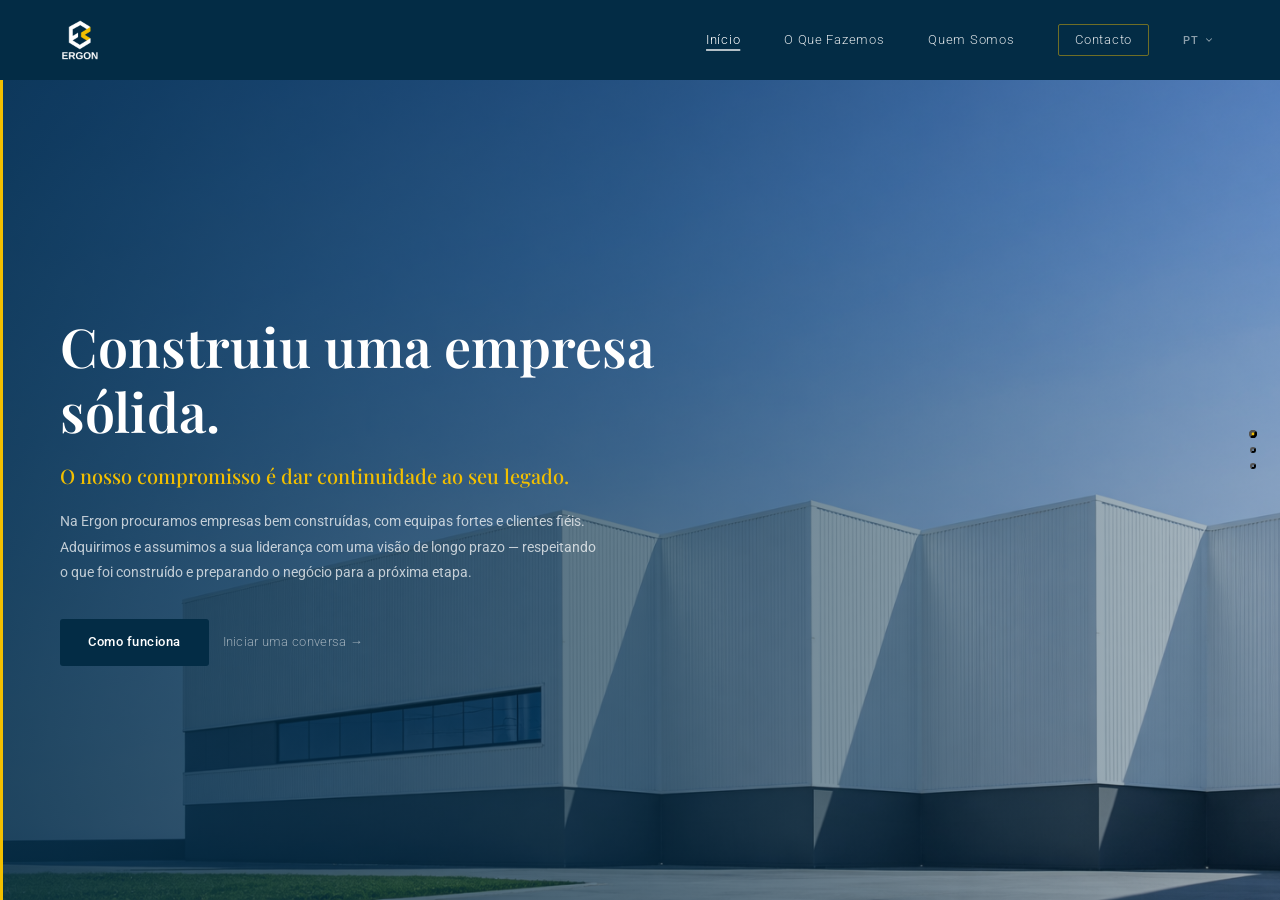
<file: index.html>
<!DOCTYPE html>
<html lang="pt" data-page-title-key="title.index">
<head>
  <meta charset="UTF-8" />
  <meta name="viewport" content="width=device-width, initial-scale=1.0" />
  <title>Ergon Partners — Sucessão e Continuidade de Empresas</title>
  <meta name="description" content="A Ergon Partners adquire e lidera empresas sólidas, respeitando o legado do fundador e preparando o negócio para a próxima década." />
  <link rel="preconnect" href="https://fonts.googleapis.com" />
  <link rel="preconnect" href="https://fonts.gstatic.com" crossorigin />
  <link href="https://fonts.googleapis.com/css2?family=Playfair+Display:wght@300;500;600;700&family=Roboto:wght@300;400;500&display=swap" rel="stylesheet" />
  <link rel="icon" type="image/png" href="brand_assets/Ergon Logo Black.png" />
  <link rel="stylesheet" href="style.css" />
</head>
<body>

<!-- ── HEADER ─────────────────────────────────────────────────── -->
<header>
  <a href="index.html" class="logo">
    <img src="brand_assets/Ergon Logo Light On Dark_yellowAccent.png" alt="Ergon Partners" />
  </a>
  <nav>
    <a href="#inicio" data-i18n="nav.home">Início</a>
    <a href="o-que-fazemos.html" data-i18n="nav.what">O Que Fazemos</a>
    <a href="quem-somos.html" data-i18n="nav.who">Quem Somos</a>
    <a href="#contacto" class="nav-cta" data-i18n="nav.contact">Contacto</a>
  </nav>
  <div class="lang-sw">
    <button class="lang-drop-btn" aria-haspopup="true" aria-expanded="false">
      <span class="lang-drop-cur">PT</span>
      <svg class="lang-drop-ico" viewBox="0 0 24 24" xmlns="http://www.w3.org/2000/svg"><polyline points="6 9 12 15 18 9"/></svg>
    </button>
    <div class="lang-drop-list" hidden>
      <button class="lang-btn lang-active" data-lang="pt" aria-pressed="true">PT</button>
      <button class="lang-btn" data-lang="es" aria-pressed="false">ES</button>
      <button class="lang-btn" data-lang="en" aria-pressed="false">EN</button>
    </div>
  </div>
  <button class="hbg" id="hbg" aria-label="Menu">
    <span></span><span></span><span></span>
  </button>
</header>

<!-- mobile nav -->
<nav class="mob-nav" id="mob-nav">
  <div class="lang-sw">
    <button class="lang-drop-btn" aria-haspopup="true" aria-expanded="false">
      <span class="lang-drop-cur">PT</span>
      <svg class="lang-drop-ico" viewBox="0 0 24 24" xmlns="http://www.w3.org/2000/svg"><polyline points="6 9 12 15 18 9"/></svg>
    </button>
    <div class="lang-drop-list" hidden>
      <button class="lang-btn lang-active" data-lang="pt">PT</button>
      <button class="lang-btn" data-lang="es">ES</button>
      <button class="lang-btn" data-lang="en">EN</button>
    </div>
  </div>
  <a href="#inicio" data-i18n="nav.home">Início</a>
  <a href="o-que-fazemos.html" data-i18n="nav.what">O Que Fazemos</a>
  <a href="quem-somos.html" data-i18n="nav.who">Quem Somos</a>
  <a href="#contacto" class="nav-cta" data-i18n="nav.contact">Contacto</a>
</nav>

<!-- ── DOT NAVIGATION ─────────────────────────────────────────── -->
<div class="page-dots"></div>

<!-- ── SECTION 1: INÍCIO ──────────────────────────────────────── -->
<section id="inicio">
  <div class="si">
    <div class="hero-inner fi">
      <h1 data-i18n="hero.h1">Construiu uma empresa sólida.</h1>
      <p class="hero-sub" data-i18n="hero.sub">O nosso compromisso é dar continuidade ao seu legado.</p>
      <p class="hero-txt" data-i18n="hero.body">Na Ergon procuramos empresas bem construídas, com equipas fortes e clientes fiéis. Adquirimos e assumimos a sua liderança com uma visão de longo prazo — respeitando o que foi construído e preparando o negócio para a próxima etapa.</p>
      <div class="hero-actions">
        <a href="o-que-fazemos.html" class="btn btn-primary" data-i18n="hero.btn">Como funciona</a>
        <a href="#contacto" class="hero-link" data-i18n="hero.link">Iniciar uma conversa →</a>
      </div>
    </div>
  </div>
</section>

<!-- ── SECTION 2: PREVIEW CARDS ───────────────────────────────── -->
<section id="visao-geral">

  <!-- Block A — O Que Fazemos -->
  <div class="pb pb-left fi">
    <div class="pb-content">
      <span class="pb-label" data-i18n="pba.label">O Que Fazemos</span>

      <!-- minimal process flow graphic -->
      <div class="pb-flow">
        <div class="pb-flow-step">
          <div class="pb-flow-dot">
            <svg viewBox="0 0 24 24" fill="none" stroke-linecap="round" stroke-linejoin="round">
              <path d="M21 15a2 2 0 0 1-2 2H7l-4 4V5a2 2 0 0 1 2-2h14a2 2 0 0 1 2 2z"/>
            </svg>
          </div>
          <span class="pb-flow-lbl" data-i18n="pba.flow.talk">Conversa</span>
        </div>
        <span class="pb-flow-arr">→</span>
        <div class="pb-flow-step">
          <div class="pb-flow-dot">
            <svg viewBox="0 0 24 24" fill="none" stroke-linecap="round" stroke-linejoin="round">
              <circle cx="11" cy="11" r="8"/><line x1="21" y1="21" x2="16.65" y2="16.65"/>
            </svg>
          </div>
          <span class="pb-flow-lbl" data-i18n="pba.flow.analysis">Análise</span>
        </div>
        <span class="pb-flow-arr">→</span>
        <div class="pb-flow-step">
          <div class="pb-flow-dot">
            <svg viewBox="0 0 24 24" fill="none" stroke-linecap="round" stroke-linejoin="round">
              <polyline points="17 1 21 5 17 9"/>
              <path d="M3 11V9a4 4 0 0 1 4-4h14"/>
              <polyline points="7 23 3 19 7 15"/>
              <path d="M21 13v2a4 4 0 0 1-4 4H3"/>
            </svg>
          </div>
          <span class="pb-flow-lbl" data-i18n="pba.flow.trans">Transição</span>
        </div>
      </div>

      <h2 class="pb-title" data-i18n-html="pba.title">Como funciona<br>uma transição<br>com a Ergon</h2>
      <div class="pb-body">
        <p data-i18n="pba.p1">Cada empresa é diferente, mas o princípio é o mesmo: compreender o negócio, chegar a um acordo equilibrado com o fundador e garantir uma transição responsável.</p>
        <p data-i18n="pba.p2">Explicamos de forma clara como funciona o processo.</p>
      </div>
      <a href="o-que-fazemos.html" class="pb-cta">
        <span data-i18n="pba.cta">Saber como funciona</span> <span class="arr">→</span>
      </a>
    </div>
  </div>

  <!-- Block B — Quem Somos -->
  <div class="pb pb-right fi">
    <div class="pb-content">
      <span class="pb-label" data-i18n="pbb.label">Quem Somos</span>

      <!-- Greek typographic element -->
      <div class="pb-greek">ἔργον</div>

      <h2 class="pb-title" data-i18n-html="pbb.title">Quem é<br>a Ergon</h2>
      <div class="pb-body">
        <p data-i18n="pbb.p1">A Ergon nasce da vontade de uma equipa com experiência no mundo empresarial de dar continuidade, com visão de longo prazo, a empresas bem construídas.</p>
        <p data-i18n="pbb.p2">Conheça a origem do projeto e a filosofia que o orienta.</p>
      </div>
      <a href="quem-somos.html" class="pb-cta">
        <span data-i18n="pbb.cta">Conhecer a Ergon</span> <span class="arr">→</span>
      </a>
    </div>
  </div>

</section>

<!-- ── SECTION 3: CONTACTO ────────────────────────────────────── -->
<section id="contacto">
  <div class="ct-main">
    <div class="ct-body fi">

      <!-- Left: info -->
      <div class="ct-text">
        <span class="label" data-i18n="ct.label">Contacto</span>
        <h2 data-i18n="ct.h2">Cada situação é única.</h2>
        <p data-i18n="ct.p1">Se desejar compreender melhor o que fazemos ou simplesmente trocar impressões, o seu contacto é bem-vindo.</p>
        <p data-i18n="ct.p2">Não há guiões nem apresentações comerciais — apenas uma conversa directa e honesta.</p>
        <p class="note" data-i18n="ct.note">Todas as conversas são tratadas com discrição e confidencialidade.</p>
        <div class="ct-items">
          <div class="ct-item">
            <div class="ct-icon">
              <svg viewBox="0 0 24 24" fill="none" stroke-linecap="round" stroke-linejoin="round">
                <path d="M22 16.92v3a2 2 0 0 1-2.18 2 19.79 19.79 0 0 1-8.63-3.07A19.5 19.5 0 0 1 4.69 12 19.79 19.79 0 0 1 1.61 3.38 2 2 0 0 1 3.6 1h3a2 2 0 0 1 2 1.72 12.84 12.84 0 0 0 .7 2.81 2 2 0 0 1-.45 2.11L7.91 8.58a16 16 0 0 0 6 6l.95-.95a2 2 0 0 1 2.11-.45 12.84 12.84 0 0 0 2.81.7A2 2 0 0 1 21.72 16z"/>
              </svg>
            </div>
            <div class="ct-item-tx">
              <span data-i18n="ct.phone">Telefone</span>
              <a href="tel:+351919671584">+351 919 671 584</a>
            </div>
            <a href="https://wa.me/351919671584" target="_blank" rel="noopener" class="wa-btn" aria-label="WhatsApp">
              <svg viewBox="0 0 24 24" xmlns="http://www.w3.org/2000/svg">
                <path d="M17.472 14.382c-.297-.149-1.758-.867-2.03-.967-.273-.099-.471-.148-.67.15-.197.297-.767.966-.94 1.164-.173.199-.347.223-.644.075-.297-.15-1.255-.463-2.39-1.475-.883-.788-1.48-1.761-1.653-2.059-.173-.297-.018-.458.13-.606.134-.133.298-.347.446-.52.149-.174.198-.298.298-.497.099-.198.05-.371-.025-.52-.075-.149-.669-1.612-.916-2.207-.242-.579-.487-.5-.669-.51-.173-.008-.371-.01-.57-.01-.198 0-.52.074-.792.372-.272.297-1.04 1.016-1.04 2.479 0 1.462 1.065 2.875 1.213 3.074.149.198 2.096 3.2 5.077 4.487.709.306 1.262.489 1.694.625.712.227 1.36.195 1.871.118.571-.085 1.758-.719 2.006-1.413.248-.694.248-1.289.173-1.413-.074-.124-.272-.198-.57-.347z"/>
                <path d="M12 0C5.373 0 0 5.373 0 12c0 2.122.556 4.112 1.526 5.836L.057 23.142a.75.75 0 0 0 .916.916l5.306-1.469A11.944 11.944 0 0 0 12 24c6.627 0 12-5.373 12-12S18.627 0 12 0zm0 21.75a9.714 9.714 0 0 1-4.976-1.367l-.356-.213-3.689 1.02 1.02-3.688-.213-.356A9.714 9.714 0 0 1 2.25 12C2.25 6.615 6.615 2.25 12 2.25S21.75 6.615 21.75 12 17.385 21.75 12 21.75z"/>
              </svg>
            </a>
          </div>
          <div class="ct-item">
            <div class="ct-icon">
              <svg viewBox="0 0 24 24" fill="none" stroke-linecap="round" stroke-linejoin="round">
                <path d="M4 4h16c1.1 0 2 .9 2 2v12c0 1.1-.9 2-2 2H4c-1.1 0-2-.9-2-2V6c0-1.1.9-2 2-2z"/>
                <polyline points="22,6 12,13 2,6"/>
              </svg>
            </div>
            <div class="ct-item-tx">
              <span data-i18n="ct.email">Email</span>
              <a href="mailto:pedro@ergonpartners.eu">pedro@ergonpartners.eu</a>
            </div>
          </div>
        </div>
      </div>

      <!-- Right: form -->
      <div class="ct-form-wrap">
        <form class="ct-form" id="ct-form" action="https://formspree.io/f/YOUR_FORM_ID" method="POST">
          <div class="ct-form-row2">
            <div class="frow">
              <label for="nome" data-i18n-html="form.name.lbl">Nome <span class="req">*</span></label>
              <input type="text" id="nome" name="nome" required autocomplete="name" />
            </div>
            <div class="frow">
              <label for="email" data-i18n-html="form.email.lbl">Email <span class="req">*</span></label>
              <input type="email" id="email" name="email" required autocomplete="email" />
            </div>
          </div>
          <div class="frow">
            <label for="telefone" data-i18n="form.phone.lbl">Telefone</label>
            <input type="tel" id="telefone" name="telefone" autocomplete="tel" />
          </div>
          <div class="frow">
            <label for="mensagem" data-i18n-html="form.msg.lbl">Mensagem <span class="req">*</span></label>
            <textarea id="mensagem" name="mensagem" rows="5" required></textarea>
          </div>
          <div class="ct-form-submit">
            <button type="submit" class="btn btn-primary" data-i18n="form.submit">Enviar mensagem</button>
          </div>
        </form>
        <div class="ct-success" id="ct-success">
          <p data-i18n="form.success">Mensagem enviada. Entraremos em contacto brevemente.</p>
        </div>
      </div>

    </div>
  </div>
  <footer>
    <div class="ft-left">
      <img src="brand_assets/Ergon Logo Light On Dark_yellowAccent.png" alt="Ergon Partners" />
      <p data-i18n="ft.copy">&copy; 2026 Ergon Partners. Todos os direitos reservados.</p>
    </div>
    <nav class="ft-nav">
      <a href="o-que-fazemos.html" data-i18n="ft.what">O Que Fazemos</a>
      <a href="quem-somos.html" data-i18n="ft.who">Quem Somos</a>
      <a href="#contacto" data-i18n="ft.contact">Contacto</a>
    </nav>
  </footer>
</section>

<script>
(function () {
  var form    = document.getElementById('ct-form');
  var success = document.getElementById('ct-success');
  if (!form) return;
  form.addEventListener('submit', function (e) {
    e.preventDefault();
    var btn = form.querySelector('button[type="submit"]');
    btn.disabled    = true;
    btn.textContent = window.I18n ? window.I18n.t('form.sending') : 'A enviar…';
    fetch(form.action, {
      method: 'POST',
      body: new FormData(form),
      headers: { 'Accept': 'application/json' }
    }).then(function (r) {
      if (r.ok) {
        form.style.display    = 'none';
        success.style.display = 'block';
      } else {
        btn.disabled    = false;
        btn.textContent = window.I18n ? window.I18n.t('form.submit') : 'Enviar mensagem';
        alert(window.I18n ? window.I18n.t('form.error') : 'Erro ao enviar. Por favor tente novamente.');
      }
    }).catch(function () {
      btn.disabled    = false;
      btn.textContent = window.I18n ? window.I18n.t('form.submit') : 'Enviar mensagem';
      alert(window.I18n ? window.I18n.t('form.error') : 'Erro ao enviar. Por favor tente novamente.');
    });
  });
})();
</script>

<script src="translations.js"></script>
<script src="i18n.js"></script>
<script src="nav.js"></script>
</body>
</html>
</file>
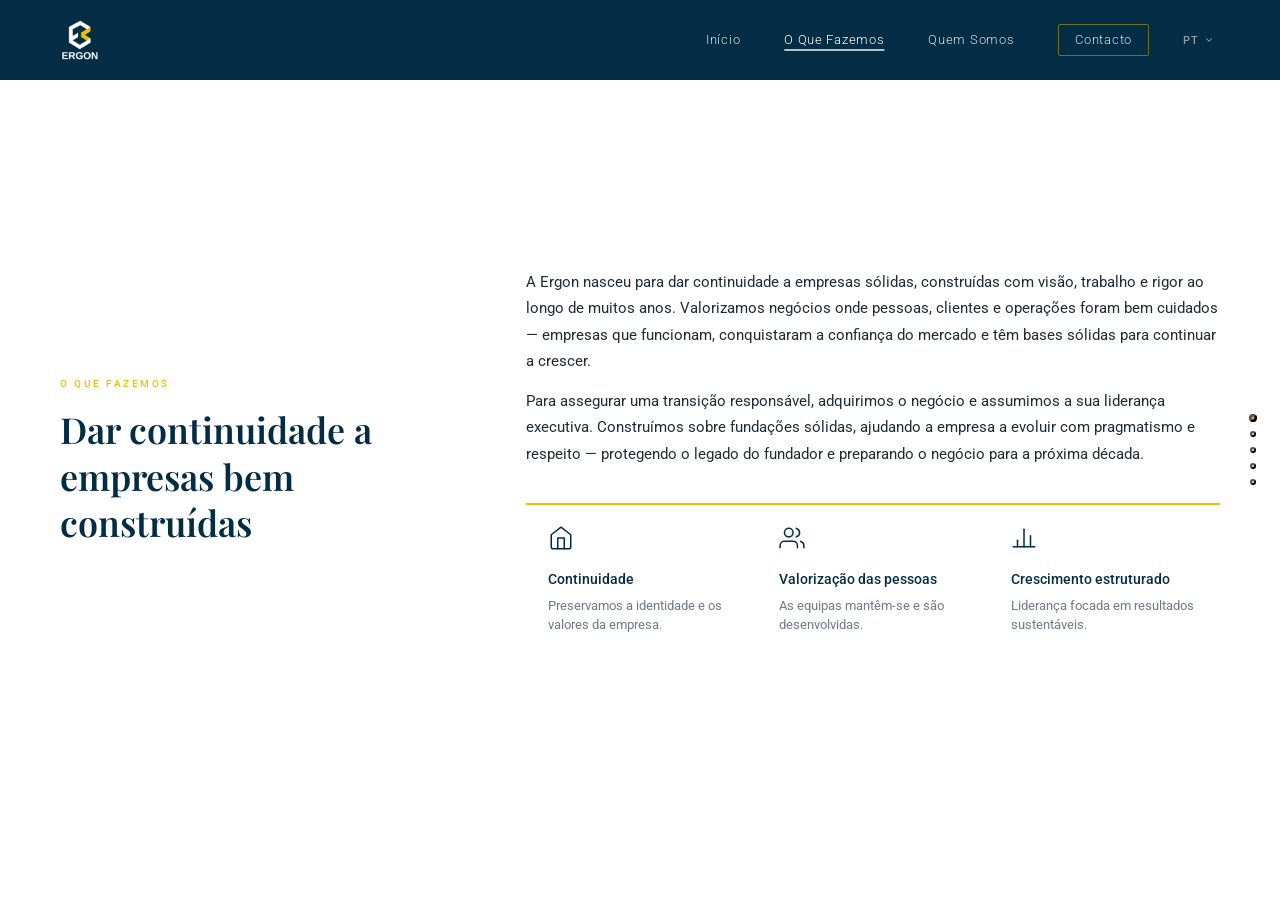
<file: o-que-fazemos.html>
<!DOCTYPE html>
<html lang="pt" data-page-title-key="title.oqf">
<head>
  <meta charset="UTF-8" />
  <meta name="viewport" content="width=device-width, initial-scale=1.0" />
  <title>O Que Fazemos — Ergon Partners</title>
  <meta name="description" content="A Ergon adquire e lidera empresas sólidas. Saiba como funciona o processo e que empresas procuramos." />
  <link rel="preconnect" href="https://fonts.googleapis.com" />
  <link rel="preconnect" href="https://fonts.gstatic.com" crossorigin />
  <link href="https://fonts.googleapis.com/css2?family=Playfair+Display:wght@500;600;700&family=Roboto:wght@300;400;500&display=swap" rel="stylesheet" />
  <link rel="icon" type="image/png" href="brand_assets/Ergon Logo Black.png" />
  <link rel="stylesheet" href="style.css" />
</head>
<body class="subpage">

<!-- ── HEADER ─────────────────────────────────────────────────── -->
<header>
  <a href="index.html" class="logo">
    <img src="brand_assets/Ergon Logo Light On Dark_yellowAccent.png" alt="Ergon Partners" />
  </a>
  <nav>
    <a href="index.html" data-i18n="nav.home">Início</a>
    <a href="#o-modelo" aria-current="page" data-i18n="nav.what">O Que Fazemos</a>
    <a href="quem-somos.html" data-i18n="nav.who">Quem Somos</a>
    <a href="index.html#contacto" class="nav-cta" data-i18n="nav.contact">Contacto</a>
  </nav>
  <div class="lang-sw">
    <button class="lang-drop-btn" aria-haspopup="true" aria-expanded="false">
      <span class="lang-drop-cur">PT</span>
      <svg class="lang-drop-ico" viewBox="0 0 24 24" xmlns="http://www.w3.org/2000/svg"><polyline points="6 9 12 15 18 9"/></svg>
    </button>
    <div class="lang-drop-list" hidden>
      <button class="lang-btn lang-active" data-lang="pt" aria-pressed="true">PT</button>
      <button class="lang-btn" data-lang="es" aria-pressed="false">ES</button>
      <button class="lang-btn" data-lang="en" aria-pressed="false">EN</button>
    </div>
  </div>
  <button class="hbg" id="hbg" aria-label="Menu">
    <span></span><span></span><span></span>
  </button>
</header>

<!-- mobile nav -->
<nav class="mob-nav" id="mob-nav">
  <div class="lang-sw">
    <button class="lang-drop-btn" aria-haspopup="true" aria-expanded="false">
      <span class="lang-drop-cur">PT</span>
      <svg class="lang-drop-ico" viewBox="0 0 24 24" xmlns="http://www.w3.org/2000/svg"><polyline points="6 9 12 15 18 9"/></svg>
    </button>
    <div class="lang-drop-list" hidden>
      <button class="lang-btn lang-active" data-lang="pt">PT</button>
      <button class="lang-btn" data-lang="es">ES</button>
      <button class="lang-btn" data-lang="en">EN</button>
    </div>
  </div>
  <a href="index.html" data-i18n="nav.home">Início</a>
  <a href="o-que-fazemos.html" data-i18n="nav.what">O Que Fazemos</a>
  <a href="quem-somos.html" data-i18n="nav.who">Quem Somos</a>
  <a href="index.html#contacto" class="nav-cta" data-i18n="nav.contact">Contacto</a>
</nav>

<!-- ── DOT NAVIGATION ─────────────────────────────────────────── -->
<div class="page-dots"></div>

<!-- ── SECTION 1: O MODELO ────────────────────────────────────── -->
<section id="o-modelo">
  <div class="si">
    <div class="modelo-grid fi">
      <div class="modelo-left">
        <span class="label" data-i18n="oqf.label">O Que Fazemos</span>
        <h2 data-i18n="oqf.h2">Dar continuidade a empresas bem construídas</h2>
      </div>
      <div class="modelo-right">
        <p data-i18n="oqf.p1">A Ergon nasceu para dar continuidade a empresas sólidas, construídas com visão, trabalho e rigor ao longo de muitos anos. Valorizamos negócios onde pessoas, clientes e operações foram bem cuidados — empresas que funcionam, conquistaram a confiança do mercado e têm bases sólidas para continuar a crescer.</p>
        <p data-i18n="oqf.p2">Para assegurar uma transição responsável, adquirimos o negócio e assumimos a sua liderança executiva. Construímos sobre fundações sólidas, ajudando a empresa a evoluir com pragmatismo e respeito — protegendo o legado do fundador e preparando o negócio para a próxima década.</p>
        <div class="icon-row">
          <div class="ib">
            <svg viewBox="0 0 24 24" fill="none" stroke-linecap="round" stroke-linejoin="round">
              <path d="M3 9l9-7 9 7v11a2 2 0 0 1-2 2H5a2 2 0 0 1-2-2z"/>
              <polyline points="9 22 9 12 15 12 15 22"/>
            </svg>
            <h4 data-i18n="oqf.ib1.h4">Continuidade</h4>
            <p data-i18n="oqf.ib1.p">Preservamos a identidade e os valores da empresa.</p>
          </div>
          <div class="ib">
            <svg viewBox="0 0 24 24" fill="none" stroke-linecap="round" stroke-linejoin="round">
              <path d="M17 21v-2a4 4 0 0 0-4-4H5a4 4 0 0 0-4 4v2"/>
              <circle cx="9" cy="7" r="4"/>
              <path d="M23 21v-2a4 4 0 0 0-3-3.87"/>
              <path d="M16 3.13a4 4 0 0 1 0 7.75"/>
            </svg>
            <h4 data-i18n="oqf.ib2.h4">Valorização das pessoas</h4>
            <p data-i18n="oqf.ib2.p">As equipas mantêm-se e são desenvolvidas.</p>
          </div>
          <div class="ib">
            <svg viewBox="0 0 24 24" fill="none" stroke-linecap="round" stroke-linejoin="round">
              <line x1="18" y1="20" x2="18" y2="10"/><line x1="12" y1="20" x2="12" y2="4"/>
              <line x1="6" y1="20" x2="6" y2="14"/><line x1="2" y1="20" x2="22" y2="20"/>
            </svg>
            <h4 data-i18n="oqf.ib3.h4">Crescimento estruturado</h4>
            <p data-i18n="oqf.ib3.p">Liderança focada em resultados sustentáveis.</p>
          </div>
        </div>
      </div>
    </div>
  </div>
</section>

<!-- ── SECTION 2: COMO FUNCIONA ───────────────────────────────── -->
<section id="como-funciona">
  <div class="si fi">
    <span class="label" data-i18n="cf.label">O Processo</span>
    <h2 data-i18n="cf.h2">Como funciona</h2>
    <div class="steps">
      <div class="step">
        <div class="sn">01</div>
        <h4 data-i18n="cf.s1.h4">Conhecer-nos</h4>
        <p data-i18n="cf.s1.p">Conversas informais e confidenciais para nos conhecermos. Explicamos a abordagem da Ergon e ouvimos a história da empresa, a situação atual e as expectativas do fundador.</p>
      </div>
      <div class="step">
        <div class="sn">02</div>
        <h4 data-i18n="cf.s2.h4">Conhecer o negócio</h4>
        <p data-i18n="cf.s2.p">Com alguma informação financeira e operacional básica, fazemos uma análise inicial para compreender o negócio e o seu potencial. Se fizer sentido para ambas as partes, apresentamos uma proposta inicial de aquisição.</p>
      </div>
      <div class="step">
        <div class="sn">03</div>
        <h4 data-i18n="cf.s3.h4">Confirmar e acordar</h4>
        <p data-i18n="cf.s3.p">Após a proposta inicial, aprofundamos o conhecimento do negócio e trabalhamos em conjunto os detalhes da operação até chegarmos a um acordo final. A transição é definida — incluindo o papel do fundador na mesma.</p>
      </div>
      <div class="step">
        <div class="sn">04</div>
        <h4 data-i18n="cf.s4.h4">Transição e continuidade</h4>
        <p data-i18n="cf.s4.p">Ergon assume a liderança executiva de acordo com o processo de transição definido. A equipa mantém-se, os clientes são preservados. O objetivo é construir sobre o que já funciona.</p>
      </div>
    </div>
  </div>
</section>

<!-- ── SECTION 3: QUE EMPRESAS PROCURAMOS ─────────────────────── -->
<section id="que-empresas">
  <div class="si fi">
    <div class="qe-grid">
      <div class="qe-left">
        <span class="label" data-i18n="qe.label">Perfil</span>
        <h2 data-i18n="qe.h2">Que empresas procuramos</h2>
        <p data-i18n="qe.p">Pequenas e médias empresas rentáveis, com bases sólidas e potencial de continuidade.</p>
        <ul class="qe-list">
          <li data-i18n="qe.li1">equipas estáveis e clientes recorrentes</li>
          <li data-i18n="qe.li2">posição forte no seu mercado</li>
          <li data-i18n="qe.li3">proprietários a considerar sucessão</li>
          <li data-i18n="qe.li4">resultado operacional entre 1–5 M€ anuais</li>
        </ul>
      </div>
      <div class="cards">
        <div class="card">
          <svg viewBox="0 0 24 24" fill="none" stroke-linecap="round" stroke-linejoin="round">
            <rect x="2" y="7" width="20" height="14" rx="2"/>
            <path d="M16 7V5a2 2 0 0 0-2-2h-4a2 2 0 0 0-2 2v2"/>
            <line x1="12" y1="12" x2="12" y2="16"/>
            <line x1="10" y1="14" x2="14" y2="14"/>
          </svg>
          <h4 data-i18n="qe.c1.h4">PMEs B2B</h4>
          <p data-i18n="qe.c1.p">Empresas que prestam serviços ou soluções a outras empresas, muitas vezes com uma componente técnica ou operacional e relações de longo prazo com os seus clientes.</p>
        </div>
        <div class="card">
          <svg viewBox="0 0 24 24" fill="none" stroke-linecap="round" stroke-linejoin="round">
            <line x1="18" y1="20" x2="18" y2="10"/><line x1="12" y1="20" x2="12" y2="4"/>
            <line x1="6" y1="20" x2="6" y2="14"/><line x1="2" y1="20" x2="22" y2="20"/>
          </svg>
          <h4 data-i18n="qe.c2.h4">Negócios rentáveis</h4>
          <p data-i18n="qe.c2.p">Com histórico consistente de resultados e operações que funcionam de forma independente.</p>
        </div>
        <div class="card">
          <svg viewBox="0 0 24 24" fill="none" stroke-linecap="round" stroke-linejoin="round">
            <path d="M17 21v-2a4 4 0 0 0-4-4H5a4 4 0 0 0-4 4v2"/>
            <circle cx="9" cy="7" r="4"/>
            <path d="M23 21v-2a4 4 0 0 0-3-3.87"/>
            <path d="M16 3.13a4 4 0 0 1 0 7.75"/>
          </svg>
          <h4 data-i18n="qe.c3.h4">Equipas estáveis</h4>
          <p data-i18n="qe.c3.p">Organizações onde o conhecimento e as relações foram construídos ao longo de anos.</p>
        </div>
        <div class="card">
          <svg viewBox="0 0 24 24" fill="none" stroke-linecap="round" stroke-linejoin="round">
            <polyline points="17 1 21 5 17 9"/>
            <path d="M3 11V9a4 4 0 0 1 4-4h14"/>
            <polyline points="7 23 3 19 7 15"/>
            <path d="M21 13v2a4 4 0 0 1-4 4H3"/>
          </svg>
          <h4 data-i18n="qe.c4.h4">Sucessão</h4>
          <p data-i18n="qe.c4.p">Empresas cujo fundador pondera uma nova fase — por razões pessoais, etárias ou estratégicas.</p>
        </div>
      </div>
    </div>
  </div>
</section>

<!-- ── SECTION 4: A TRANSIÇÃO ─────────────────────────────────── -->
<section id="transicao">
  <div class="si fi">
    <div class="tr-grid">
      <div class="tr-text">
        <span class="label" data-i18n="tr.label">A Transição</span>
        <h2 data-i18n="tr.h2">Cada transição tem o seu ritmo</h2>
        <p data-i18n="tr.p1">Cada empresa tem a sua história — e cada transição tem o seu ritmo. A Ergon privilegia uma abordagem responsável e gradual.</p>
        <p data-i18n="tr.p2">O formato e a duração do envolvimento do fundador durante a transição são definidos de comum acordo. Em muitos casos, valorizamos um período de colaboração que permita transmitir conhecimento e garantir continuidade para a equipa, clientes e parceiros.</p>
        <p data-i18n="tr.p3">O objetivo não é alterar a identidade da empresa, mas garantir a sua continuidade e evolução.</p>
      </div>
      <div class="tr-diag">
        <div class="tn">
          <span data-i18n="tr.d1.span">Fundador</span>
          <strong data-i18n="tr.d1.strong">O legado construído</strong>
        </div>
        <div class="ta"></div>
        <div class="tn acc">
          <span data-i18n="tr.d2.span">Transição</span>
          <strong data-i18n="tr.d2.strong">Gradual e respeitosa</strong>
        </div>
        <div class="ta"></div>
        <div class="tn">
          <span data-i18n="tr.d3.span">Ergon Partners</span>
          <strong data-i18n="tr.d3.strong">Continuidade e crescimento</strong>
        </div>
      </div>
    </div>
  </div>
</section>

<!-- ── SECTION 5: PERGUNTAS FREQUENTES ────────────────────────── -->
<section id="faq">
  <div class="si fi">
    <span class="label" data-i18n="faq.label">FAQ</span>
    <h2 data-i18n="faq.h2">Perguntas frequentes</h2>
    <div class="faq-cols">
      <div>
        <div class="faq-item">
          <div class="faq-q">
            <h4 data-i18n="faq.q1">O que acontece à minha equipa?</h4>
            <div class="faq-ico"><svg viewBox="0 0 24 24" fill="none" stroke-linecap="round" stroke-linejoin="round"><line x1="12" y1="5" x2="12" y2="19"/><line x1="5" y1="12" x2="19" y2="12"/></svg></div>
          </div>
          <div class="faq-ans"><p data-i18n="faq.a1">O objetivo é preservar e desenvolver a equipa, não substituí-la — as pessoas são o núcleo do que fez o negócio funcionar até este ponto.</p></div>
        </div>
        <div class="faq-item">
          <div class="faq-q">
            <h4 data-i18n="faq.q2">Tenho de sair da empresa depois de vender?</h4>
            <div class="faq-ico"><svg viewBox="0 0 24 24" fill="none" stroke-linecap="round" stroke-linejoin="round"><line x1="12" y1="5" x2="12" y2="19"/><line x1="5" y1="12" x2="19" y2="12"/></svg></div>
          </div>
          <div class="faq-ans"><p data-i18n="faq.a2">Não necessariamente. O papel do fundador durante e após a transição é definido conjuntamente como parte integral do acordo.</p></div>
        </div>
        <div class="faq-item">
          <div class="faq-q">
            <h4 data-i18n="faq.q3">Como é que se define o valor da empresa?</h4>
            <div class="faq-ico"><svg viewBox="0 0 24 24" fill="none" stroke-linecap="round" stroke-linejoin="round"><line x1="12" y1="5" x2="12" y2="19"/><line x1="5" y1="12" x2="19" y2="12"/></svg></div>
          </div>
          <div class="faq-ans"><p data-i18n="faq.a3">Com base no EBITDA dos últimos anos, ajustado para a realidade operacional. O processo é transparente e trabalhamos com o assessor do vendedor se for esse o desejo.</p></div>
        </div>
      </div>
      <div>
        <div class="faq-item">
          <div class="faq-q">
            <h4 data-i18n="faq.q4">Que tipo de empresas procura?</h4>
            <div class="faq-ico"><svg viewBox="0 0 24 24" fill="none" stroke-linecap="round" stroke-linejoin="round"><line x1="12" y1="5" x2="12" y2="19"/><line x1="5" y1="12" x2="19" y2="12"/></svg></div>
          </div>
          <div class="faq-ans"><p data-i18n="faq.a4">PMEs B2B portuguesas — empresas que prestam serviços ou soluções a outras empresas — com 1–5 M€ de resultado operacional anual, equipa estável e base de clientes consolidada.</p></div>
        </div>
        <div class="faq-item">
          <div class="faq-q">
            <h4 data-i18n="faq.q5">O processo é confidencial?</h4>
            <div class="faq-ico"><svg viewBox="0 0 24 24" fill="none" stroke-linecap="round" stroke-linejoin="round"><line x1="12" y1="5" x2="12" y2="19"/><line x1="5" y1="12" x2="19" y2="12"/></svg></div>
          </div>
          <div class="faq-ans"><p data-i18n="faq.a5">Sim, integralmente. Nenhuma informação é partilhada sem autorização explícita. A primeira conversa não implica qualquer compromisso da sua parte.</p></div>
        </div>
        <div class="faq-item">
          <div class="faq-q">
            <h4 data-i18n="faq.q6">O que é um 'search fund'?</h4>
            <div class="faq-ico"><svg viewBox="0 0 24 24" fill="none" stroke-linecap="round" stroke-linejoin="round"><line x1="12" y1="5" x2="12" y2="19"/><line x1="5" y1="12" x2="19" y2="12"/></svg></div>
          </div>
          <div class="faq-ans"><p data-i18n="faq.a6">Apesar do nome, não é um fundo mas sim um modelo em que um gestor angaria capital de investidores para comprar uma única empresa e liderá-la com perspectiva de longo prazo. Diferente de outros modelos, não há pressão de saída em 3-5 anos.</p></div>
        </div>
      </div>
    </div>
  </div>

  <!-- footer anchored to bottom of last section -->
  <div class="sub-footer">
    <div class="sf-left">
      <img src="brand_assets/Ergon Logo Light On Dark_yellowAccent.png" alt="Ergon Partners" />
      <p data-i18n="sf.copy">&copy; 2026 Ergon Partners</p>
    </div>
    <nav class="sf-nav">
      <a href="index.html" data-i18n="sf.home">Início</a>
      <a href="quem-somos.html" data-i18n="sf.who">Quem Somos</a>
      <a href="index.html#contacto" data-i18n="sf.contact">Contacto</a>
    </nav>
  </div>
</section>

<script src="translations.js"></script>
<script src="i18n.js"></script>
<script src="nav.js"></script>
</body>
</html>
</file>
<file: style.css>
/* ── RESET ─────────────────────────────────────────────────────── */
*, *::before, *::after { box-sizing: border-box; margin: 0; padding: 0; }

:root {
  --blue:     #032C45;
  --gold:     #F2BF00;
  --slate:    #1F2A33;
  --grey:     #6E7B86;
  --light-bg: #F5F7F9;
  --white:    #FFFFFF;
  --hdr:      80px;
  --px:       60px;
  --ease:     cubic-bezier(0.65, 0, 0.35, 1);
}

/* ── BASE ──────────────────────────────────────────────────────── */
html, body {
  height: 100%;
  overflow: hidden;
  font-family: 'Roboto', sans-serif;
  font-size: 16px;
  line-height: 1.6;
  color: var(--slate);
  background: var(--white);
  -webkit-font-smoothing: antialiased;
}

h1, h2, h3 { font-family: 'Playfair Display', serif; color: var(--blue); line-height: 1.2; }
h1 { font-size: clamp(34px, 4.2vw, 54px); font-weight: 600; }
h2 { font-size: clamp(26px, 2.8vw, 36px); font-weight: 600; line-height: 1.3; }
h3 { font-size: 22px; font-weight: 500; }
h4 { font-family: 'Roboto', sans-serif; font-size: 16px; font-weight: 500; color: var(--blue); }
p  { color: var(--slate); line-height: 1.75; }
a  { color: var(--blue); text-decoration: none; transition: color .2s; }
a:hover { color: var(--gold); }
img { max-width: 100%; display: block; }

.label {
  font-family: 'Roboto', sans-serif;
  font-size: 10px; font-weight: 500;
  letter-spacing: 2.5px; text-transform: uppercase;
  color: var(--gold); display: block; margin-bottom: 14px;
}

/* ── BUTTONS ───────────────────────────────────────────────────── */
.btn {
  display: inline-block;
  font-family: 'Roboto', sans-serif;
  font-size: 13px; font-weight: 500;
  letter-spacing: 0.5px;
  padding: 13px 28px; border-radius: 3px;
  border: none; cursor: pointer;
  transition: background .2s, color .2s, border-color .2s;
}
.btn-primary { background: var(--blue); color: var(--white); }
.btn-primary:hover { background: var(--gold); color: var(--blue); }
.btn-ghost {
  background: transparent; color: rgba(255,255,255,0.7);
  border: 1px solid rgba(255,255,255,0.28);
}
.btn-ghost:hover { background: var(--gold); color: var(--blue); border-color: var(--gold); }
.btn-outline {
  background: transparent;
  border: 1px solid var(--blue); color: var(--blue);
}
.btn-outline:hover { background: var(--gold); border-color: var(--gold); color: var(--blue); }

/* ── HEADER ────────────────────────────────────────────────────── */
header {
  position: fixed; top: 0; left: 0; right: 0;
  z-index: 500;
  height: var(--hdr);
  background: var(--blue);
  display: flex; align-items: center;
  padding: 0 var(--px);
}
.logo img { height: 40px; width: auto; }

/* desktop nav */
header nav {
  margin-left: auto;
  display: flex; align-items: center; gap: 44px;
}
.ni { position: relative; }

.ni > a, header nav > a {
  font-family: 'Roboto', sans-serif;
  font-size: 13px; font-weight: 300; letter-spacing: 0.7px;
  color: rgba(255,255,255,0.85);
  white-space: nowrap;
  transition: color .2s;
}
.ni > a:hover, header nav > a:hover { color: var(--gold); }

/* active page underline */
header nav a.active:not(.nav-cta),
header nav a[aria-current="page"] {
  color: var(--white);
  text-decoration: underline;
  text-underline-offset: 5px;
  text-decoration-thickness: 1.5px;
  text-decoration-color: rgba(255,255,255,0.7);
}

/* Contacto button in nav */
header nav > a.nav-cta {
  border: 1px solid rgba(242, 191, 0, 0.45);
  padding: 5px 16px;
  border-radius: 2px;
  transition: border-color .2s, background .2s, color .2s;
}
header nav > a.nav-cta:hover,
header nav > a.nav-cta.active {
  border-color: var(--gold);
  color: var(--gold);
  background: rgba(242, 191, 0, 0.08);
  text-decoration: none;
}

.ni > a::after { content: ' ›'; font-size: 11px; opacity: 0.45; }

/* dropdown */
.dd {
  position: absolute; top: calc(100% + 20px); left: 0;
  background: var(--blue);
  border-top: 2px solid var(--gold);
  min-width: 230px;
  padding: 6px 0;
  opacity: 0; pointer-events: none;
  transform: translateY(-8px);
  transition: opacity .2s, transform .2s;
  z-index: 600;
}
.ni:hover .dd,
.ni:focus-within .dd { opacity: 1; pointer-events: all; transform: translateY(0); }
.dd a {
  display: block; padding: 11px 20px;
  font-family: 'Roboto', sans-serif;
  font-size: 12px; font-weight: 300; letter-spacing: 0.4px;
  color: rgba(255,255,255,0.78);
  transition: background .15s, color .15s;
}
.dd a:hover { background: rgba(255,255,255,0.05); color: var(--gold); }

/* ── LANGUAGE SWITCHER (dropdown) ──────────────────────────────── */
.lang-sw {
  position: relative;
  margin-left: 28px;
}
/* trigger button */
.lang-drop-btn {
  display: flex; align-items: center; gap: 5px;
  background: none; border: none; cursor: pointer;
  font-family: 'Roboto', sans-serif;
  font-size: 11px; font-weight: 500; letter-spacing: 1px;
  color: rgba(255,255,255,0.55);
  padding: 4px 6px; line-height: 1;
  transition: color .2s;
}
.lang-drop-btn:hover { color: var(--white); }
.lang-drop-ico {
  width: 10px; height: 10px;
  stroke: currentColor; stroke-width: 2.5;
  fill: none; stroke-linecap: round; stroke-linejoin: round;
  transition: transform .2s;
}
.lang-sw.open .lang-drop-ico { transform: rotate(180deg); }
/* dropdown panel */
.lang-drop-list {
  position: absolute; top: calc(100% + 12px); right: 0;
  background: var(--blue);
  border: 1px solid rgba(255,255,255,0.1);
  border-top: 2px solid var(--gold);
  min-width: 62px;
  display: flex; flex-direction: column;
  z-index: 600;
  box-shadow: 0 8px 20px rgba(0,0,0,0.25);
}
.lang-drop-list[hidden] { display: none; }
/* option buttons inside dropdown */
.lang-btn {
  background: none; border: none; cursor: pointer;
  font-family: 'Roboto', sans-serif;
  font-size: 12px; font-weight: 400; letter-spacing: 1px;
  color: rgba(255,255,255,0.55);
  padding: 9px 16px; text-align: left;
  transition: background .15s, color .15s;
}
.lang-btn:hover { background: rgba(255,255,255,0.05); color: var(--white); }
.lang-btn.lang-active { color: var(--gold); }
/* Language dropdown inside mobile nav */
.mob-nav .lang-sw {
  display: block;          /* override the header hide at 768px */
  margin: 0 0 8px;
  padding-bottom: 16px;
  border-bottom: 1px solid rgba(255,255,255,0.07);
}
.mob-nav .lang-sw .lang-drop-list {
  position: absolute;
  top: calc(100% + 8px);
  left: 0; right: auto;   /* align left in mob-nav */
}

/* hamburger */
.hbg {
  display: none; flex-direction: column; gap: 5px;
  background: none; border: none; cursor: pointer;
  padding: 4px; margin-left: auto;
}
.hbg span { display: block; width: 22px; height: 1.5px; background: rgba(255,255,255,0.85); transition: .3s; }

/* mobile nav */
.mob-nav {
  display: none;
  position: fixed; top: var(--hdr); left: 0; right: 0;
  background: var(--blue);
  padding: 20px var(--px) 32px;
  flex-direction: column;
  z-index: 499;
  border-top: 1px solid rgba(255,255,255,0.07);
}
.mob-nav.open { display: flex; }
.mob-group-title {
  font-size: 10px; font-weight: 500;
  letter-spacing: 2px; text-transform: uppercase;
  color: var(--gold); padding: 16px 0 8px;
}
.mob-nav a {
  display: block;
  font-size: 14px; font-weight: 300;
  color: var(--white);
  padding: 11px 0;
  border-bottom: 1px solid rgba(255,255,255,0.07);
}
.mob-nav a:hover { color: var(--gold); }

/* ── FULLSCREEN SECTIONS ───────────────────────────────────────── */
section {
  position: fixed; top: 0; left: 0;
  width: 100%; height: 100vh;
  overflow: hidden;
  display: flex; flex-direction: column; justify-content: center;
  padding: var(--hdr) var(--px) 0;
  transform: translateY(100vh);
  transition: transform 0.75s var(--ease);
  will-change: transform;
}
section.above  { transform: translateY(-100vh); }
section.cur    { transform: translateY(0); }
section.no-anim { transition: none !important; }

/* ── PAGE INDICATOR (dots) ─────────────────────────────────────── */
.page-dots {
  position: fixed; right: 24px; top: 50%;
  transform: translateY(-50%);
  display: flex; flex-direction: column; gap: 10px;
  z-index: 400;
}
.dot {
  width: 6px; height: 6px; border-radius: 50%;
  background: rgba(0,0,0,0.18);
  cursor: pointer;
  transition: background .3s, transform .3s;
}
.dot.on-dark { background: rgba(255,255,255,0.3); }
.dot.active  { background: var(--gold) !important; transform: scale(1.4); }

/* ── SECTION INNER ─────────────────────────────────────────────── */
.si { width: 100%; max-width: 1380px; margin: 0 auto; }

/* ── FADE-IN ───────────────────────────────────────────────────── */
.fi {
  opacity: 0; transform: translateY(18px);
  transition: opacity .55s ease .1s, transform .55s ease .1s;
}
.fi.in { opacity: 1; transform: translateY(0); }

/* ─────────────────────────────────────────────────────────────────
   SECTION STYLES
───────────────────────────────────────────────────────────────── */

/* ── HERO ──────────────────────────────────────────────────────── */
#inicio {
  background-color: var(--blue);
  background-image: url('brand_assets/Ergon_Home_Hero.png');
  background-size: cover;
  background-position: center center;
  padding: var(--hdr) var(--px) 0;
}
#inicio::before {
  content: '';
  position: absolute; inset: 0;
  background: linear-gradient(
    to right,
    rgba(3, 44, 69, 0.84) 0%,
    rgba(3, 44, 69, 0.62) 50%,
    rgba(3, 44, 69, 0.32) 100%
  );
  pointer-events: none;
}
#inicio::after {
  content: '';
  position: absolute; left: 0; top: 0; bottom: 0;
  width: 3px; background: var(--gold);
}
.hero-inner { position: relative; z-index: 1; max-width: 740px; }
.hero-inner h1 { color: var(--white); margin-bottom: 18px; }
.hero-sub {
  font-family: 'Playfair Display', serif;
  font-size: clamp(16px, 1.8vw, 20px); font-weight: 500;
  color: var(--gold); margin-bottom: 18px; line-height: 1.5;
}
.hero-txt {
  font-size: 14px; color: rgba(255,255,255,0.72);
  max-width: 540px; margin-bottom: 34px; line-height: 1.8;
}
.hero-actions { display: flex; gap: 14px; flex-wrap: wrap; }

/* ── O MODELO ─────────────────────────────────────────────────── */
#o-modelo { background: var(--white); }
.modelo-grid {
  display: grid; grid-template-columns: 1fr 1.8fr; gap: 80px; align-items: center;
}
.modelo-right p { font-size: 15px; margin-bottom: 14px; }
.modelo-right p:last-of-type { margin-bottom: 0; }
.icon-row {
  display: grid; grid-template-columns: repeat(3,1fr); gap: 0;
  margin-top: 36px;
}
.ib { padding: 20px 22px 18px; border-top: 2px solid var(--gold); }
.ib svg { width: 26px; height: 26px; stroke: var(--blue); stroke-width: 1.4; margin-bottom: 10px; }
.ib h4 { font-size: 14px; margin-bottom: 5px; }
.ib p  { font-size: 13px; color: var(--grey); line-height: 1.5; }

/* ── COMO FUNCIONA ────────────────────────────────────────────── */
#como-funciona { background: var(--light-bg); }
#como-funciona h2 { margin-bottom: 48px; }
.steps {
  display: grid; grid-template-columns: repeat(4,1fr);
  gap: 0; position: relative;
}
.steps::before {
  content: '';
  position: absolute; top: 27px;
  left: 56px; right: 56px;
  height: 1px; background: var(--gold); z-index: 0;
}
.step { text-align: center; padding: 0 18px; position: relative; z-index: 1; }
.sn {
  font-family: 'Playfair Display', serif;
  font-size: 20px; font-weight: 600; color: var(--gold);
  background: var(--light-bg);
  width: 54px; height: 54px; border-radius: 50%;
  border: 1.5px solid var(--gold);
  display: flex; align-items: center; justify-content: center;
  margin: 0 auto 18px;
}
.step h4 { margin-bottom: 10px; font-size: 14px; }
.step p  { font-size: 13px; color: var(--grey); line-height: 1.6; }

/* ── QUE EMPRESAS ─────────────────────────────────────────────── */
#que-empresas { background: var(--white); }
.qe-grid { display: grid; grid-template-columns: 1fr 2fr; gap: 80px; align-items: start; }
.qe-left h2 { margin-bottom: 14px; }
.qe-left p { font-size: 14px; color: var(--grey); margin-bottom: 12px; line-height: 1.7; }
.qe-list { list-style: none; }
.qe-list li {
  font-size: 13px; color: var(--grey);
  padding: 6px 0 6px 16px; position: relative;
  border-bottom: 1px solid #EAEEF1;
}
.qe-list li::before { content: '—'; position: absolute; left: 0; color: var(--gold); }
.cards { display: grid; grid-template-columns: repeat(2,1fr); gap: 16px; }
.card {
  border: 1px solid #E2E7EB; border-top: 3px solid var(--blue);
  padding: 22px 20px;
  transition: border-top-color .2s, box-shadow .2s;
}
.card:hover { border-top-color: var(--gold); box-shadow: 0 4px 16px rgba(3,44,69,.07); }
.card svg { width: 24px; height: 24px; stroke: var(--blue); stroke-width: 1.4; margin-bottom: 12px; }
.card h4 { font-size: 14px; margin-bottom: 6px; }
.card p  { font-size: 13px; color: var(--grey); line-height: 1.5; }

/* ── TRANSIÇÃO ────────────────────────────────────────────────── */
#transicao { background: var(--light-bg); }
.tr-grid { display: grid; grid-template-columns: 1fr 1fr; gap: 100px; align-items: center; }
.tr-text h2 { margin-bottom: 18px; }
.tr-text p { font-size: 15px; margin-bottom: 14px; }
.tr-text p:last-child { margin-bottom: 0; }
.tr-diag { display: flex; flex-direction: column; align-items: center; }
.tn {
  background: var(--white); border: 1px solid #D8DEE3;
  border-left: 3px solid var(--blue);
  padding: 16px 32px; width: 270px; text-align: center;
}
.tn.acc { border-left-color: var(--gold); }
.tn span { font-size: 10px; font-weight: 500; letter-spacing: 1.5px; text-transform: uppercase; color: var(--grey); }
.tn strong { display: block; font-family: 'Playfair Display', serif; font-size: 16px; color: var(--blue); margin-top: 4px; }
.ta { width: 1.5px; height: 32px; background: var(--gold); position: relative; }
.ta::after {
  content: ''; position: absolute; bottom: -5px; left: 50%;
  transform: translateX(-50%);
  border-left: 5px solid transparent; border-right: 5px solid transparent;
  border-top: 7px solid var(--gold);
}

/* ── FAQ ──────────────────────────────────────────────────────── */
#faq {
  background: var(--white);
  justify-content: center;
  padding-bottom: var(--hdr);
}
#faq h2 { margin-bottom: 28px; }
.faq-cols { display: grid; grid-template-columns: 1fr 1fr; gap: 0 48px; }
.faq-item { border-bottom: 1px solid #E2E7EB; }
.faq-item:first-child { border-top: 1px solid #E2E7EB; }
.faq-q {
  display: flex; justify-content: space-between; align-items: center;
  padding: 20px 0; cursor: pointer; gap: 12px;
}
.faq-q h4 {
  font-size: 14px; font-family: 'Roboto', sans-serif;
  font-weight: 400; color: var(--slate); text-align: left;
}
.faq-ico {
  flex-shrink: 0; width: 20px; height: 20px; border-radius: 50%;
  border: 1px solid #C5CDD3;
  display: flex; align-items: center; justify-content: center;
  transition: background .2s, border-color .2s;
}
.faq-ico svg { width: 10px; height: 10px; stroke: var(--grey); transition: transform .3s, stroke .2s; }
.faq-item.open .faq-ico { background: var(--gold); border-color: var(--gold); }
.faq-item.open .faq-ico svg { stroke: var(--blue); transform: rotate(45deg); }
.faq-ans { max-height: 0; overflow: hidden; transition: max-height .3s ease; }
.faq-ans p { font-size: 13px; color: var(--grey); padding-bottom: 14px; line-height: 1.7; }
.faq-item.open .faq-ans { max-height: 200px; }

/* ── ORIGEM ───────────────────────────────────────────────────── */
#origem { background: var(--light-bg); }
/* ── ORIGEM: full-bleed image layout ──────────────────────────── */
#origem { padding: 0; }
.orig-wrap {
  display: grid;
  grid-template-columns: 1fr 1.15fr;
  height: 100%;
}

/* Left: photo column */
.orig-img {
  position: relative;
  overflow: hidden;
}
.orig-img img {
  width: 100%; height: 100%;
  object-fit: cover;
  object-position: center center;
  display: block;
}
/* White fade on the left edge */
.orig-img::after {
  content: '';
  position: absolute; inset: 0;
  background: linear-gradient(
    to right,
    rgba(255,255,255,1)   0%,
    rgba(255,255,255,0.7) 22%,
    rgba(255,255,255,0.1) 52%,
    rgba(255,255,255,0)   70%
  );
  pointer-events: none;
}
/* Greek word overlaid on stone */
.orig-greek-over {
  position: absolute;
  bottom: 22%; left: 0; right: 0;
  text-align: center;
  z-index: 2;
  pointer-events: none;
}
.orig-greek-over .greek-word {
  font-family: 'Playfair Display', serif;
  font-size: clamp(84px, 8vw, 128px);
  font-weight: 300; letter-spacing: 8px; line-height: 1;
  color: var(--blue);
  text-shadow: 0 0 32px rgba(255,255,255,0.9), 0 0 8px rgba(255,255,255,0.7);
}
.orig-greek-over .greek-rule {
  width: 64px; height: 2px;
  background: var(--gold);
  margin: 16px auto 14px;
}
.orig-greek-over .greek-tr {
  font-size: 20px; font-weight: 500; letter-spacing: 2.5px;
  text-transform: uppercase; color: var(--blue); opacity: 0.6;
}

/* Right: text panel */
.orig-text-panel {
  display: flex;
  align-items: center;
  padding: calc(var(--hdr) + 56px) var(--px) 56px 64px;
}
.orig-text h2 { margin-bottom: 16px; }
.orig-text p { font-size: 15px; margin-bottom: 14px; }
.orig-text p:last-child { margin-bottom: 0; }
.orig-text blockquote {
  font-family: 'Playfair Display', serif; font-size: 17px; font-style: italic;
  color: var(--blue); border-left: 3px solid var(--gold);
  padding-left: 16px; margin: 18px 0;
}

/* ── PEDRO ────────────────────────────────────────────────────── */
#pedro { background: var(--white); }
.pedro-grid { display: grid; grid-template-columns: 340px 1fr; gap: 60px; align-items: center; }
.pedro-cta { grid-column: 2; margin-top: 4px; align-self: start; justify-self: start; }
.pedro-photo { position: relative; }
.pedro-photo img { width: 100%; border-radius: 1px; }
.pedro-photo::after {
  content: ''; position: absolute; bottom: -6px; right: -6px;
  width: 52%; height: 3px; background: var(--gold);
}
.pedro-li {
  display: inline-flex; align-items: center; justify-content: center;
  width: 32px; height: 32px; border-radius: 4px;
  background: var(--blue); color: var(--white);
  margin-top: 14px;
  transition: background .2s, color .2s;
}
.pedro-li:hover { background: #0A66C2; }
.pedro-li svg { width: 16px; height: 16px; }
.pedro-name { font-family: 'Playfair Display', serif; font-size: 28px; font-weight: 600; color: var(--blue); margin-bottom: 2px; }
.pedro-role { font-size: 10px; font-weight: 500; letter-spacing: 1.5px; text-transform: uppercase; color: var(--gold); margin-bottom: 20px; }
.pedro-bio p { font-size: 14px; margin-bottom: 12px; }
.pedro-list { list-style: none; margin: 14px 0 20px; }
.pedro-list li {
  font-size: 14px; color: var(--slate);
  padding: 9px 0 9px 18px; border-bottom: 1px solid #EAEEF1; position: relative;
}
.pedro-list li:first-child { border-top: 1px solid #EAEEF1; }
.pedro-list li::before {
  content: ''; position: absolute; left: 0; top: 50%;
  transform: translateY(-50%); width: 6px; height: 6px; background: var(--gold);
}

/* ── INVESTIDORES ─────────────────────────────────────────────── */
#investidores { background: var(--light-bg); }
.inv-grid { display: grid; grid-template-columns: 1.6fr 1fr; gap: 80px; align-items: center; }
.inv-text h2 { margin-bottom: 16px; }
.inv-text p { font-size: 15px; margin-bottom: 14px; }
.inv-text p:last-child { margin-bottom: 0; }
.inv-diag { display: flex; flex-direction: column; align-items: center; }
.dn {
  background: var(--blue); color: var(--white);
  padding: 15px 0; width: 250px; text-align: center;
}
.dn span { font-family: 'Playfair Display', serif; font-size: 16px; font-weight: 600; }
.dc { display: flex; flex-direction: column; align-items: center; padding: 5px 0; }
.dl { width: 1.5px; height: 18px; background: var(--gold); }
.dlabel { font-size: 10px; font-weight: 500; letter-spacing: 1.2px; text-transform: uppercase; color: var(--grey); background: var(--light-bg); padding: 0 8px; white-space: nowrap; }
.darr { border-left: 5px solid transparent; border-right: 5px solid transparent; border-top: 7px solid var(--gold); }

/* ── CONTACTO ─────────────────────────────────────────────────── */
#contacto {
  background: var(--white);
  justify-content: space-between;
  padding-bottom: 0;
}
.ct-body {
  display: grid; grid-template-columns: 1fr 1fr;
  gap: 80px; align-items: start;
  padding-top: 24px; flex: 1;
}
.ct-text h2 { margin-bottom: 16px; }
.ct-text p { font-size: 14px; color: var(--grey); margin-bottom: 12px; }
.ct-text .note { font-size: 13px; font-style: italic; margin-top: 18px; }
.ct-items { display: flex; flex-direction: column; gap: 18px; padding-top: 36px; }
.ct-item { display: flex; align-items: center; gap: 14px; }
.ct-icon {
  width: 42px; height: 42px; flex-shrink: 0;
  background: var(--light-bg); border: 1px solid #D8DEE3; border-radius: 50%;
  display: flex; align-items: center; justify-content: center;
}
.ct-icon svg { width: 17px; height: 17px; stroke: var(--blue); stroke-width: 1.5; }
.ct-item-tx span { font-size: 10px; font-weight: 500; letter-spacing: 1.2px; text-transform: uppercase; color: var(--grey); display: block; margin-bottom: 1px; }
.ct-item-tx a { font-size: 14px; font-weight: 400; color: var(--blue); }
.ct-item-tx a:hover { color: var(--gold); }
.ct-cta { margin-top: 24px; }

/* ── FOOTER (inside contacto) ─────────────────────────────────── */
footer {
  background: var(--blue);
  padding: 18px var(--px);
  display: flex; align-items: center; justify-content: space-between;
  width: 100%; flex-shrink: 0;
}
.ft-left { display: flex; align-items: center; gap: 20px; }
.ft-left img { height: 28px; }
.ft-left p { font-size: 11px; color: rgba(255,255,255,0.4); }
.ft-nav { display: flex; gap: 28px; }
.ft-nav a { font-size: 11px; font-weight: 300; color: rgba(255,255,255,0.55); letter-spacing: 0.3px; }
.ft-nav a:hover { color: var(--gold); }

/* sub-page footer (no contacto section) */
.sub-footer {
  position: fixed; bottom: 0; left: 0; right: 0;
  background: var(--blue);
  padding: 14px var(--px);
  display: flex; align-items: center; justify-content: space-between;
  z-index: 400;
}
.sub-footer p { font-size: 11px; color: rgba(255,255,255,0.4); }
.sub-footer nav { display: flex; gap: 24px; }
.sub-footer nav a { font-size: 11px; font-weight: 300; color: rgba(255,255,255,0.55); }
.sub-footer nav a:hover { color: var(--gold); }

/* ── RESPONSIVE ───────────────────────────────────────────────── */
@media (max-width: 1024px) {
  :root { --px: 40px; }
  .modelo-grid { grid-template-columns: 1fr; gap: 28px; }
  .inv-grid { grid-template-columns: 1fr; gap: 32px; }
  .inv-diag { display: none; }
}
@media (max-width: 768px) {
  :root { --px: 24px; }
  header nav { display: none; }
  .lang-sw { display: none; }
  .hbg { display: flex; }
  .icon-row { grid-template-columns: 1fr; }
  .steps { grid-template-columns: repeat(2,1fr); gap: 24px; }
  .steps::before { display: none; }
  .qe-grid { grid-template-columns: 1fr; gap: 24px; }
  .cards { grid-template-columns: 1fr; }
  .tr-grid { grid-template-columns: 1fr; gap: 32px; }
  .tr-diag { display: none; }
  .faq-cols { grid-template-columns: 1fr; }
  .orig-wrap { grid-template-columns: 1fr; }
  .orig-img { height: 38vh; }
  .orig-text-panel { padding: 24px var(--px) 32px; }
  .pedro-grid { display: flex; flex-direction: column; gap: 28px; }
  .pedro-bio   { order: 1; }
  .pedro-photo { order: 2; max-width: 240px; }
  .pedro-cta   { order: 3; align-self: flex-start; }
  .ct-body { grid-template-columns: 1fr; gap: 32px; }
  .page-dots { display: none; }
  .ft-nav { display: none; }
  .sub-footer nav { display: none; }

  /* ── Mobile: normal page scroll (no fullscreen snap) ── */
  body {
    overflow-y: auto;
    padding-top: var(--hdr);
  }
  section {
    position: relative !important;
    height: auto !important;
    overflow: visible !important;
    transform: none !important;
    transition: none !important;
    padding-top: 56px;
    padding-bottom: 64px;
    scroll-margin-top: var(--hdr);
  }
  /* Hero still takes most of the screen */
  #inicio {
    min-height: calc(100svh - var(--hdr));
    display: flex;
    flex-direction: column;
    justify-content: center;
    padding-top: 40px;
  }
  /* Sections with their own internal layout */
  #visao-geral { padding-top: 0; padding-bottom: 0; }
  #contacto    { padding-top: 0; padding-bottom: 0; }

  /* Contacto link in mobile nav styled as button */
  .mob-nav a.nav-cta {
    display: inline-block;
    margin-top: 12px;
    border: 1px solid rgba(242, 191, 0, 0.5);
    padding: 9px 22px;
    border-radius: 2px;
    color: var(--gold);
    font-weight: 400;
    border-bottom: 1px solid rgba(242, 191, 0, 0.5); /* override mob-nav a border */
  }
  .mob-nav a.nav-cta:hover {
    border-color: var(--gold);
    background: rgba(242, 191, 0, 0.08);
  }

  /* Sub-footer: flow naturally at end of section on mobile */
  .sub-footer {
    position: static;
    margin: 60px calc(-1 * var(--px)) 0;
  }
  body.subpage section { padding-bottom: 0; }

  /* All fade-in elements visible immediately (JS animation disabled on mobile) */
  .fi {
    opacity: 1 !important;
    transform: none !important;
    transition: none !important;
  }
}

/* ── PREVIEW BLOCKS (homepage middle section) ──────────────────── */
#visao-geral {
  display: grid;
  grid-template-columns: 1fr 1fr;
  grid-template-rows: repeat(5, auto);
  align-content: center;
  padding: var(--hdr) 0 0;
  /* split background fills full 100vh regardless of content height */
  background: linear-gradient(to right, var(--white) 50%, var(--light-bg) 50%);
}
.pb {
  grid-row: 1 / 6;
  display: grid;
  grid-template-rows: subgrid;
  padding: 72px 144px;
}
.pb-left  { /* background from parent gradient */ }
.pb-right { border-left: 1px solid #E4E9ED; }

/* display: contents lets children participate directly in .pb's subgrid rows */
.pb-content { display: contents; }

.pb-label {
  font-size: 10px; font-weight: 500;
  letter-spacing: 2.5px; text-transform: uppercase;
  color: var(--gold); display: block; margin-bottom: 20px;
}
.pb-title {
  font-family: 'Playfair Display', serif;
  font-size: clamp(22px, 2.2vw, 30px); font-weight: 600;
  line-height: 1.28; color: var(--blue);
  margin-bottom: 20px; max-width: 420px;
}
.pb-body { font-size: 14px; line-height: 1.75; color: var(--grey); max-width: 420px; }
.pb-body p { margin-bottom: 10px; }
.pb-body p:last-child { margin-bottom: 0; }

.pb-cta {
  display: inline-flex; align-items: center; gap: 8px;
  margin-top: 28px;
  font-family: 'Roboto', sans-serif;
  font-size: 13px; font-weight: 500; letter-spacing: 0.3px;
  color: var(--blue);
  border-bottom: 1px solid transparent; padding-bottom: 1px;
  transition: color .2s, border-color .2s;
}
.pb-cta .arr { display: inline-block; transition: transform .22s; }
.pb-cta:hover { color: var(--gold); border-color: var(--gold); }
.pb-cta:hover .arr { transform: translateX(5px); }

/* minimal process flow — Block 1 */
.pb-flow {
  display: flex; align-items: center; gap: 10px;
  height: 66px; margin-bottom: 32px;
}
.pb-flow-step { display: flex; flex-direction: column; align-items: center; gap: 8px; }
.pb-flow-dot {
  width: 39px; height: 39px; border-radius: 50%;
  border: 1.5px solid #C8D4DC;
  display: flex; align-items: center; justify-content: center;
}
.pb-flow-dot svg { width: 17px; height: 17px; stroke: #9BAAB6; stroke-width: 1.5; }
.pb-flow-lbl {
  font-size: 10px; font-weight: 500; letter-spacing: 1px;
  text-transform: uppercase; color: #A8B6BF; white-space: nowrap;
}
.pb-flow-arr { color: var(--gold); font-size: 16px; line-height: 39px; margin-bottom: 20px; }

/* Greek typographic element — Block 2 */
.pb-greek {
  font-family: 'Playfair Display', serif;
  font-size: 52px; font-weight: 300;
  color: #D8E0E6;
  letter-spacing: 4px; line-height: 1;
  height: 66px; display: flex; align-items: center;
  margin-bottom: 32px; user-select: none;
}

/* hero secondary text link */
.hero-link {
  display: inline-flex; align-items: center; gap: 5px;
  font-family: 'Roboto', sans-serif;
  font-size: 13px; font-weight: 300; letter-spacing: 0.3px;
  color: rgba(255,255,255,0.52);
  transition: color .2s; align-self: center;
}
.hero-link:hover { color: rgba(255,255,255,0.85); }

/* responsive overrides for preview blocks */
@media (max-width: 768px) {
  #visao-geral {
    grid-template-columns: 1fr;
    grid-template-rows: none;
    align-content: start;
    padding-top: 0;
    background: var(--white); /* remove split gradient on single column */
  }
  .pb {
    grid-row: auto;
    display: flex;
    flex-direction: column;
    align-items: flex-start;
    padding: 56px var(--px) 48px; /* no longer needs to offset fixed header */
  }
  .pb-right { background: var(--light-bg); border-left: none; border-top: 1px solid #E4E9ED; }
  .pb-title, .pb-body { max-width: 100%; }
  .pb-right { border-left: none; border-top: 1px solid #E4E9ED; }
  .pb-flow { display: none; }
  .pb-greek { font-size: 36px; margin-bottom: 16px; }
}

/* ── REMOVE NAV DROPDOWN CARETS ────────────────────────────────── */
.ni > a::after { content: none; }

/* ── CONTACT SECTION RESTRUCTURE ──────────────────────────────── */
/* Override section padding so footer can reach full width */
#contacto {
  padding: 0;
  justify-content: space-between;
}
/* Inner content wrapper carries the padding */
.ct-main {
  flex: 1;
  display: flex;
  align-items: center;
  padding: calc(var(--hdr) + 56px) var(--px) 56px;
}
/* Two-col: info left, form right */
.ct-body {
  display: grid;
  grid-template-columns: 1fr 1fr;
  gap: 80px;
  align-items: start;
  width: 100%;
}

/* WhatsApp inline button */
.wa-btn {
  display: inline-flex; align-items: center; justify-content: center;
  width: 26px; height: 26px; border-radius: 50%;
  background: #25D366;
  flex-shrink: 0;
  transition: opacity .2s;
}
.wa-btn:hover { opacity: 0.82; }
.wa-btn svg { width: 13px; height: 13px; fill: #fff; }
.ct-phone-row { display: flex; align-items: center; gap: 10px; }
.ct-phone-row a { font-size: 14px; font-weight: 400; color: var(--blue); }
.ct-phone-row a:hover { color: var(--gold); }

/* ── CONTACT FORM ──────────────────────────────────────────────── */
.ct-form { display: flex; flex-direction: column; gap: 16px; }
.ct-form .frow { display: flex; flex-direction: column; gap: 5px; }
.ct-form label { font-size: 12px; font-weight: 500; color: var(--grey); letter-spacing: 0.4px; text-transform: uppercase; }
.ct-form .req { color: var(--gold); }
.ct-form-row2 { display: grid; grid-template-columns: 1fr 1fr; gap: 16px; }
.ct-form input,
.ct-form textarea,
.ct-form select {
  width: 100%;
  padding: 11px 14px;
  font-family: 'Roboto', sans-serif;
  font-size: 14px; color: var(--slate);
  background: var(--white);
  border: 1px solid #D0D8DE;
  border-radius: 3px;
  outline: none;
  transition: border-color .2s;
  -webkit-appearance: none;
  appearance: none;
}
.ct-form input:focus,
.ct-form textarea:focus { border-color: var(--blue); }
.ct-form textarea { resize: none; height: 108px; line-height: 1.6; }
.ct-form input::placeholder,
.ct-form textarea::placeholder { color: #B0BBC3; }
.ct-form-submit { margin-top: 4px; }
.ct-success {
  display: none;
  padding: 20px;
  border: 1px solid var(--gold);
  border-left: 3px solid var(--gold);
  background: #FFFDF0;
}
.ct-success p { font-size: 14px; color: var(--slate); }

/* ── FOOTER FULL-WIDTH FIX ─────────────────────────────────────── */
/* footer is a direct child of #contacto (which has padding:0) */
footer {
  background: var(--blue);
  padding: 18px var(--px);
  display: flex; align-items: center; justify-content: space-between;
  width: 100%; flex-shrink: 0;
}

/* ── HARMONIZED SUB-PAGE FOOTER ────────────────────────────────── */
/* Lives inside the last section (position:fixed), so absolute puts it at
   the section's bottom — invisible on any other section */
.sub-footer {
  position: absolute; bottom: 0; left: 0; right: 0;
  background: var(--blue);
  padding: 18px var(--px);
  display: flex; align-items: center; justify-content: space-between;
  z-index: 400;
  height: 58px;
}
.sub-footer .sf-left { display: flex; align-items: center; gap: 20px; }
.sub-footer .sf-left img { height: 28px; }
.sub-footer .sf-left p { font-size: 11px; color: rgba(255,255,255,0.4); }
.sub-footer .sf-nav { display: flex; gap: 28px; }
.sub-footer .sf-nav a { font-size: 11px; font-weight: 300; color: rgba(255,255,255,0.55); letter-spacing: 0.3px; }
.sub-footer .sf-nav a:hover { color: var(--gold); }

/* add bottom padding to sub-page sections so content clears the footer */
body.subpage section { padding-bottom: 58px; }

/* responsive */
@media (max-width: 768px) {
  .ct-main { padding: calc(var(--hdr) + 32px) var(--px) 32px; }
  .ct-body { grid-template-columns: 1fr; gap: 32px; }
  .ct-form .frow { grid-template-columns: 1fr; }
  .sub-footer .sf-nav { display: none; }
}
</file>
